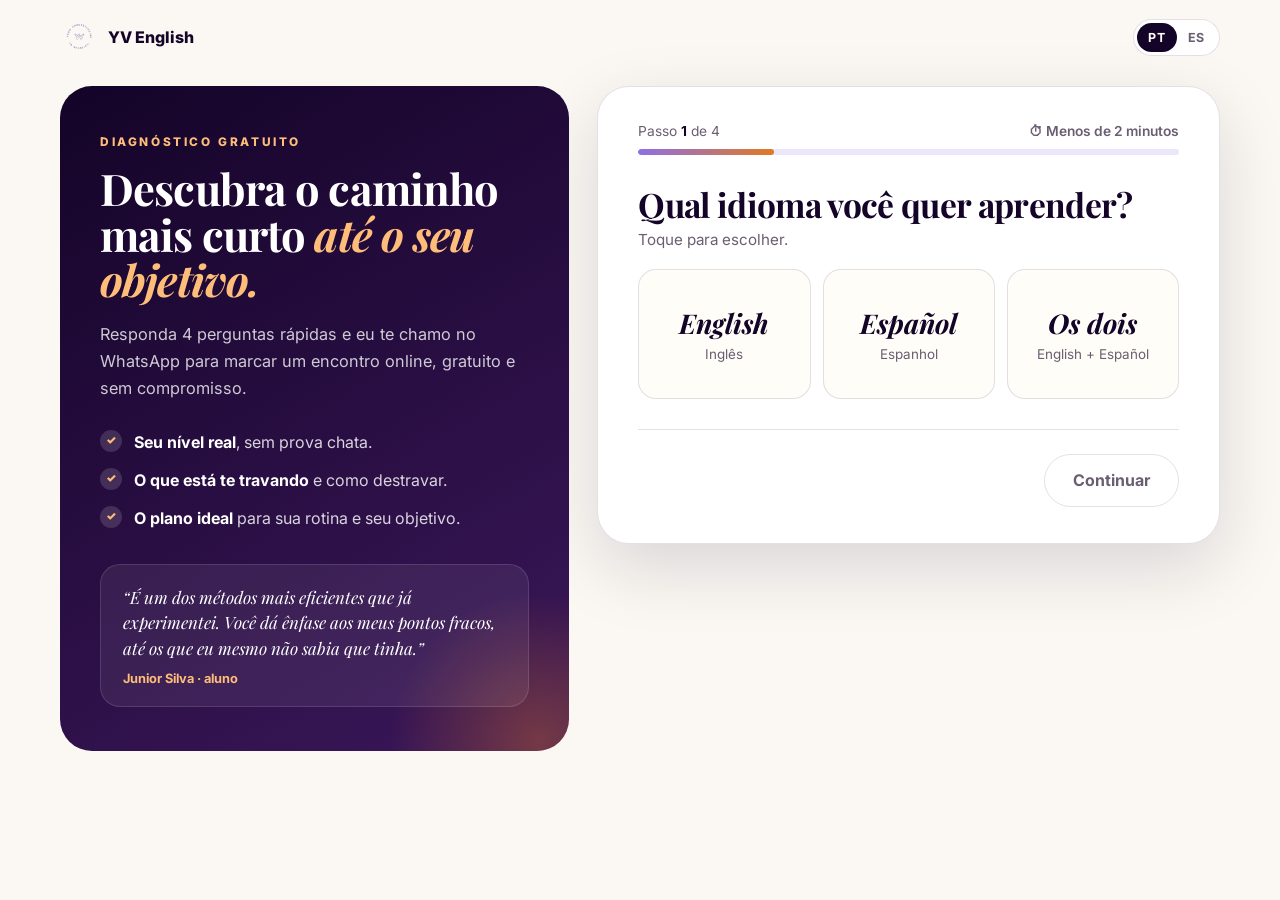
<file: index.html>
<!DOCTYPE html>
<html lang="pt-BR">
<head>
  <meta charset="UTF-8" />
  <meta name="viewport" content="width=device-width, initial-scale=1.0" />
  <title>YV English | Agende seu diagnóstico gratuito</title>
  <meta name="description" content="Agende seu diagnóstico gratuito de inglês ou espanhol com a YV English. Leva menos de 2 minutos." />
  <meta name="theme-color" content="#140428" />
  <meta property="og:title" content="Agende seu diagnóstico gratuito | YV English" />
  <meta property="og:description" content="Um encontro online e sem compromisso para entender seu nível, sua rotina e seu objetivo." />
  <meta property="og:image" content="https://yvenglish.github.io/yv_novo_aluno_form/assets/logo-circular.png" />

  <link rel="preconnect" href="https://fonts.googleapis.com" />
  <link rel="preconnect" href="https://fonts.gstatic.com" crossorigin />
  <link href="https://fonts.googleapis.com/css2?family=Inter:wght@400;500;600;700;800&family=Playfair+Display:ital,wght@0,600;0,700;1,600;1,700&display=swap" rel="stylesheet" />
  <link rel="stylesheet" href="style.css?v=3" />
</head>
<body>
  <header class="topbar">
    <a href="https://yvenglish.com/" class="brand">
      <img src="assets/logo-circular.png" alt="YV English" />
      <span>YV English</span>
    </a>
    <div class="lang-switch" role="group" aria-label="Idioma do site">
      <button type="button" data-site-lang="pt" class="active">PT</button>
      <button type="button" data-site-lang="es">ES</button>
    </div>
  </header>

  <main class="layout">
    <!-- Painel lateral: o que é o diagnóstico -->
    <aside class="side">
      <span class="label" data-i18n="side.label">Diagnóstico gratuito</span>
      <h1 data-i18n="side.title">Descubra o caminho mais curto <em>até o seu objetivo.</em></h1>
      <p class="side-sub" data-i18n="side.sub">Responda 4 perguntas rápidas e eu te chamo no WhatsApp para marcar um encontro online, gratuito e sem compromisso.</p>

      <ul class="side-list">
        <li data-i18n="side.1"><strong>Seu nível real</strong>, sem prova chata.</li>
        <li data-i18n="side.2"><strong>O que está te travando</strong> e como destravar.</li>
        <li data-i18n="side.3"><strong>O plano ideal</strong> para sua rotina e seu objetivo.</li>
      </ul>

      <figure class="side-quote">
        <blockquote>“É um dos métodos mais eficientes que já experimentei. Você dá ênfase aos meus pontos fracos, até os que eu mesmo não sabia que tinha.”</blockquote>
        <figcaption>Junior Silva · <span data-i18n="side.student">aluno</span></figcaption>
      </figure>
    </aside>

    <!-- Formulário -->
    <section class="card">
      <form id="form" novalidate>
        <input type="hidden" name="access_key" value="50a66215-3cb1-4c1f-b3d3-b0ca88b7b072" />
        <input type="hidden" name="from_name" value="Diagnóstico | YV English" />
        <input type="hidden" name="plano_de_interesse" id="plano" />
        <input type="hidden" name="idioma_do_site" id="idioma_do_site" value="pt" />
        <input type="checkbox" name="botcheck" class="botcheck" tabindex="-1" autocomplete="off" />

        <div class="progress">
          <div class="progress-top">
            <span><span data-i18n="progress.step">Passo</span> <strong id="step-num">1</strong> <span data-i18n="progress.of">de</span> 4</span>
            <span class="progress-time" data-i18n="progress.time">Menos de 2 minutos</span>
          </div>
          <div class="progress-track"><div class="progress-fill" id="progress-fill"></div></div>
        </div>

        <!-- PASSO 1: idioma -->
        <fieldset class="step active" data-step="0">
          <legend data-i18n="s1.title">Qual idioma você quer aprender?</legend>
          <p class="hint" data-i18n="s1.hint">Toque para escolher.</p>
          <div class="options big" data-required data-error-key="err.lang">
            <label class="opt opt-en">
              <input type="radio" name="idioma" value="Inglês" />
              <span class="opt-body"><em>English</em><small data-i18n="s1.en">Inglês</small></span>
            </label>
            <label class="opt opt-es">
              <input type="radio" name="idioma" value="Espanhol" />
              <span class="opt-body"><em>Español</em><small data-i18n="s1.es">Espanhol</small></span>
            </label>
            <label class="opt opt-both">
              <input type="radio" name="idioma" value="Inglês e Espanhol" />
              <span class="opt-body"><em data-i18n="s1.both">Os dois</em><small>English + Español</small></span>
            </label>
          </div>
        </fieldset>

        <!-- PASSO 2: objetivo e nível -->
        <fieldset class="step" data-step="1">
          <legend data-i18n="s2.title">Para que você quer o idioma?</legend>
          <p class="hint" data-i18n="s2.hint">Pode marcar mais de uma opção.</p>
          <div class="chips" data-required data-error-key="err.goal">
            <label class="chip"><input type="checkbox" name="objetivo[]" value="Trabalho e carreira" /><span data-i18n="goal.1">💼 Trabalho e carreira</span></label>
            <label class="chip"><input type="checkbox" name="objetivo[]" value="Viagens" /><span data-i18n="goal.2">✈️ Viagens</span></label>
            <label class="chip"><input type="checkbox" name="objetivo[]" value="Estudos ou intercâmbio" /><span data-i18n="goal.3">🎓 Estudos ou intercâmbio</span></label>
            <label class="chip"><input type="checkbox" name="objetivo[]" value="Morar fora" /><span data-i18n="goal.4">🌎 Morar fora</span></label>
            <label class="chip"><input type="checkbox" name="objetivo[]" value="Conversar no dia a dia" /><span data-i18n="goal.5">💬 Conversar no dia a dia</span></label>
            <label class="chip"><input type="checkbox" name="objetivo[]" value="Filmes, séries e cultura" /><span data-i18n="goal.6">🎬 Filmes, séries e cultura</span></label>
          </div>

          <p class="sub-legend" data-i18n="s2.level">Como você descreveria seu nível hoje?</p>
          <div class="options levels" data-required data-error-key="err.level">
            <label class="opt"><input type="radio" name="nivel" value="Nunca estudei" /><span class="opt-body"><strong data-i18n="lvl.1">Nunca estudei</strong><small data-i18n="lvl.1d">Começando do zero</small></span></label>
            <label class="opt"><input type="radio" name="nivel" value="Básico" /><span class="opt-body"><strong data-i18n="lvl.2">Básico</strong><small data-i18n="lvl.2d">Sei algumas palavras e frases</small></span></label>
            <label class="opt"><input type="radio" name="nivel" value="Intermediário" /><span class="opt-body"><strong data-i18n="lvl.3">Intermediário</strong><small data-i18n="lvl.3d">Entendo bastante, mas travo pra falar</small></span></label>
            <label class="opt"><input type="radio" name="nivel" value="Avançado" /><span class="opt-body"><strong data-i18n="lvl.4">Avançado</strong><small data-i18n="lvl.4d">Me viro bem, quero refinar</small></span></label>
          </div>
        </fieldset>

        <!-- PASSO 3: dificuldades e disponibilidade -->
        <fieldset class="step" data-step="2">
          <legend data-i18n="s3.title">O que mais te atrapalha hoje?</legend>
          <p class="hint" data-i18n="s3.hint">Opcional — mas ajuda muito no diagnóstico.</p>
          <div class="chips">
            <label class="chip"><input type="checkbox" name="dificuldades[]" value="Travo na hora de falar" /><span data-i18n="pain.1">Travo na hora de falar</span></label>
            <label class="chip"><input type="checkbox" name="dificuldades[]" value="Não entendo quando escuto" /><span data-i18n="pain.2">Não entendo quando escuto</span></label>
            <label class="chip"><input type="checkbox" name="dificuldades[]" value="Esqueço rápido" /><span data-i18n="pain.3">Esqueço rápido</span></label>
            <label class="chip"><input type="checkbox" name="dificuldades[]" value="Tenho vergonha de falar" /><span data-i18n="pain.4">Tenho vergonha de falar</span></label>
            <label class="chip"><input type="checkbox" name="dificuldades[]" value="Não sei por onde começar" /><span data-i18n="pain.5">Não sei por onde começar</span></label>
            <label class="chip"><input type="checkbox" name="dificuldades[]" value="Falta de constância" /><span data-i18n="pain.6">Falta de constância</span></label>
          </div>

          <p class="sub-legend" data-i18n="s3.when">Qual o melhor período para o diagnóstico?</p>
          <div class="chips" data-required data-error-key="err.period">
            <label class="chip"><input type="checkbox" name="periodo[]" value="Manhã" /><span data-i18n="per.1">☀️ Manhã</span></label>
            <label class="chip"><input type="checkbox" name="periodo[]" value="Tarde" /><span data-i18n="per.2">🌤️ Tarde</span></label>
            <label class="chip"><input type="checkbox" name="periodo[]" value="Noite" /><span data-i18n="per.3">🌙 Noite</span></label>
          </div>

          <p class="sub-legend" data-i18n="s3.days">E os melhores dias? <small>(opcional)</small></p>
          <div class="chips days">
            <label class="chip"><input type="checkbox" name="dias[]" value="Segunda" /><span data-i18n="day.1">Seg</span></label>
            <label class="chip"><input type="checkbox" name="dias[]" value="Terça" /><span data-i18n="day.2">Ter</span></label>
            <label class="chip"><input type="checkbox" name="dias[]" value="Quarta" /><span data-i18n="day.3">Qua</span></label>
            <label class="chip"><input type="checkbox" name="dias[]" value="Quinta" /><span data-i18n="day.4">Qui</span></label>
            <label class="chip"><input type="checkbox" name="dias[]" value="Sexta" /><span data-i18n="day.5">Sex</span></label>
            <label class="chip"><input type="checkbox" name="dias[]" value="Sábado" /><span data-i18n="day.6">Sáb</span></label>
          </div>
        </fieldset>

        <!-- PASSO 4: contato -->
        <fieldset class="step" data-step="3">
          <legend data-i18n="s4.title">Por onde eu te chamo?</legend>
          <p class="hint" data-i18n="s4.hint">Vou te mandar uma mensagem no WhatsApp para combinar o horário.</p>

          <label class="field">
            <span data-i18n="f.name">Seu nome</span>
            <input type="text" name="nome" id="nome" autocomplete="name" required />
          </label>
          <label class="field">
            <span data-i18n="f.wa">WhatsApp com DDD</span>
            <input type="tel" name="whatsapp" id="whatsapp" autocomplete="tel" inputmode="tel" placeholder="(21) 99999-9999" required />
          </label>
          <label class="field">
            <span><span data-i18n="f.email">E-mail</span> <small class="optional" data-i18n="f.optional">(opcional)</small></span>
            <input type="email" name="email" id="email" autocomplete="email" />
          </label>

          <p class="privacy" data-i18n="s4.privacy">🔒 Seus dados são usados só para o contato do diagnóstico. Nada de spam.</p>
        </fieldset>

        <p class="error" id="error" role="alert"></p>

        <div class="actions">
          <button type="button" class="btn btn-ghost" id="btn-prev" hidden data-i18n="btn.prev">Voltar</button>
          <button type="button" class="btn btn-primary" id="btn-next" data-i18n="btn.next">Continuar</button>
          <button type="submit" class="btn btn-primary" id="btn-submit" hidden data-i18n="btn.submit">Quero meu diagnóstico gratuito</button>
        </div>
      </form>
    </section>
  </main>

  <script src="i18n.js?v=2"></script>
  <script src="script.js?v=5"></script>
</body>
</html>
</file>
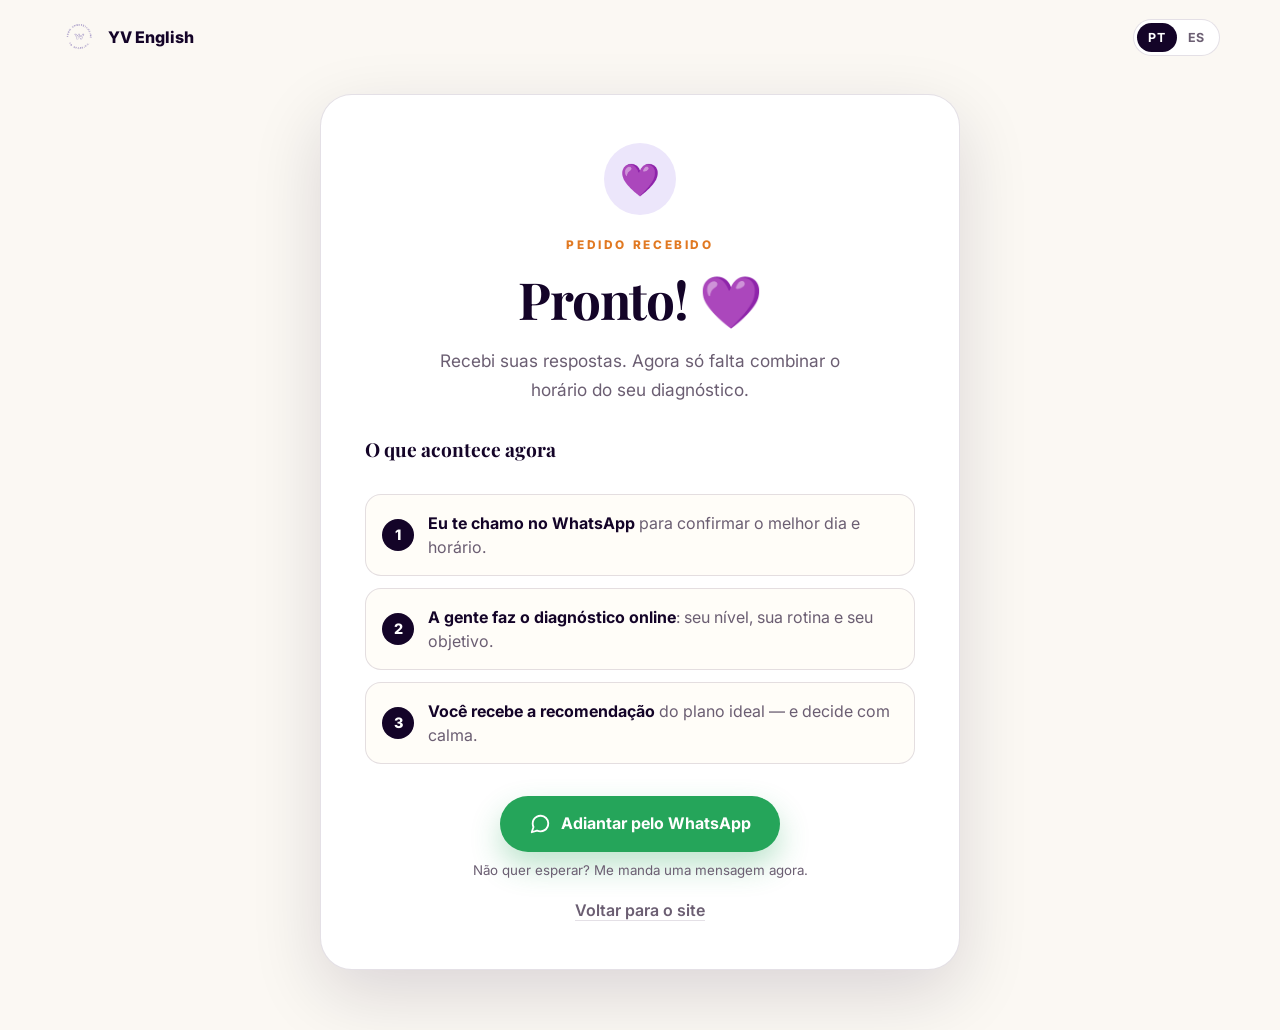
<file: obrigada.html>
<!DOCTYPE html>
<html lang="pt-BR">
<head>
  <meta charset="UTF-8" />
  <meta name="viewport" content="width=device-width, initial-scale=1.0" />
  <meta name="robots" content="noindex" />
  <title>YV English | Pronto!</title>
  <meta name="theme-color" content="#140428" />
  <link rel="preconnect" href="https://fonts.googleapis.com" />
  <link rel="preconnect" href="https://fonts.gstatic.com" crossorigin />
  <link href="https://fonts.googleapis.com/css2?family=Inter:wght@400;500;600;700;800&family=Playfair+Display:ital,wght@0,600;0,700;1,600;1,700&display=swap" rel="stylesheet" />
  <link rel="stylesheet" href="style.css?v=3" />
</head>
<body data-title-key="meta.ty">
  <header class="topbar">
    <a href="https://yvenglish.com/" class="brand">
      <img src="assets/logo-circular.png" alt="YV English" />
      <span>YV English</span>
    </a>
    <div class="lang-switch" role="group" aria-label="Idioma do site">
      <button type="button" data-site-lang="pt" class="active">PT</button>
      <button type="button" data-site-lang="es">ES</button>
    </div>
  </header>

  <main class="ty">
    <section class="card">
      <div class="ty-icon">💜</div>
      <span class="label" data-i18n="ty.label">Pedido recebido</span>
      <h1 data-i18n="ty.title">Pronto<span class="lead-name"></span>! 💜</h1>
      <p class="ty-sub" data-i18n="ty.sub">Recebi suas respostas. Agora só falta combinar o horário do seu diagnóstico.</p>

      <p class="ty-steps-title" data-i18n="ty.next">O que acontece agora</p>
      <ol class="ty-steps">
        <li data-i18n="ty.1"><strong>Eu te chamo no WhatsApp</strong> para confirmar o melhor dia e horário.</li>
        <li data-i18n="ty.2"><strong>A gente faz o diagnóstico online</strong>: seu nível, sua rotina e seu objetivo.</li>
        <li data-i18n="ty.3"><strong>Você recebe a recomendação</strong> do plano ideal — e decide com calma.</li>
      </ol>

      <div class="ty-cta">
        <a class="btn" id="wa-btn" href="https://wa.me/5521965126480" target="_blank" rel="noopener">
          <svg width="22" height="22" viewBox="0 0 24 24" fill="none" stroke="currentColor" stroke-width="2" stroke-linecap="round" stroke-linejoin="round" aria-hidden="true"><path d="M21 11.5a8.38 8.38 0 0 1-.9 3.8 8.5 8.5 0 0 1-7.6 4.7 8.38 8.38 0 0 1-3.8-.9L3 21l1.9-5.7a8.38 8.38 0 0 1-.9-3.8 8.5 8.5 0 0 1 4.7-7.6 8.38 8.38 0 0 1 3.8-.9h.5a8.48 8.48 0 0 1 8 8v.5z"></path></svg>
          <span data-i18n="ty.cta">Adiantar pelo WhatsApp</span>
        </a>
        <small data-i18n="ty.ctaHint">Não quer esperar? Me manda uma mensagem agora.</small>
      </div>

      <a class="ty-back" href="https://yvenglish.com/" data-i18n="ty.back">Voltar para o site</a>
    </section>
  </main>

  <script src="i18n.js?v=2"></script>
  <script>
    (function () {
      var lead = {};
      try { lead = JSON.parse(sessionStorage.getItem('yv-lead') || '{}') || {}; } catch (e) {}
      if (lead.idioma === 'Espanhol') document.body.classList.add('theme-es');

      function fill() {
        document.querySelectorAll('.lead-name').forEach(function (el) {
          el.textContent = lead.nome ? ', ' + lead.nome : '';
        });
        var text = YV_WA[YV.lang](lead);
        document.getElementById('wa-btn').href = 'https://wa.me/5521965126480?text=' + encodeURIComponent(text);
      }
      document.addEventListener('yv:lang', fill);
    })();
  </script>
</body>
</html>
</file>
<file: style.css>
/* =========================================================
   YV English — Diagnóstico gratuito
   Mesmo estilo do site: creme, roxo profundo, laranja e lavanda.
   Ao escolher Espanhol, as cores mudam para a paleta do espanhol.
   ========================================================= */
:root{
  --dark:#140428;
  --dark-2:#3b175a;
  --accent:#e17922;
  --accent-deep:#c55a16;
  --accent-soft:#ffbd7a;
  --lavender:#8e6fe6;
  --tint:#ece6fb;
  --cream:#fbf8f3;
  --paper:#fffdf8;
  --ink:#2a1a38;
  --muted:#6b5e72;
  --line:rgba(63,35,81,.14);
  --shadow:0 24px 70px rgba(20,4,40,.14);
  --shadow-sm:0 8px 24px rgba(20,4,40,.07);
  --serif:"Playfair Display",Georgia,serif;
  --sans:Inter,system-ui,-apple-system,"Segoe UI",sans-serif;
  --danger:#c0392b;
}
/* Paleta do Espanhol */
body.theme-es{
  --dark:#210E16;
  --dark-2:#351526;
  --accent:#D96745;
  --accent-deep:#b9533a;
  --accent-soft:#F09A4A;
  --lavender:#8B5A9E;
  --tint:#f8e6df;
  --cream:#FFF7ED;
}

*{box-sizing:border-box}
html{-webkit-text-size-adjust:100%;overflow-x:hidden;overflow-x:clip}
body{margin:0;min-height:100vh;font-family:var(--sans);color:var(--ink);background:var(--cream);overflow-x:hidden;overflow-x:clip;-webkit-font-smoothing:antialiased;transition:background .4s ease}
a{color:inherit;text-decoration:none}
img{max-width:100%;display:block}
h1,h2,legend{font-family:var(--serif);color:var(--dark);letter-spacing:-.02em}
h1 em,h2 em{font-style:italic;color:var(--accent)}

/* ---------- Topo ---------- */
.topbar{display:flex;justify-content:space-between;align-items:center;width:min(1160px,calc(100% - 32px));margin:0 auto;padding:18px 0}
.brand{display:flex;align-items:center;gap:10px;font-weight:800;color:var(--dark)}
.brand img{width:38px;height:38px;border-radius:50%}
.lang-switch{display:flex;background:#fff;border:1px solid var(--line);border-radius:999px;padding:3px}
.lang-switch button{border:0;background:transparent;font:700 .78rem var(--sans);color:var(--muted);padding:7px 11px;border-radius:999px;cursor:pointer;letter-spacing:.06em}
.lang-switch button.active{background:var(--dark);color:#fff}

/* ---------- Layout ---------- */
.layout{width:min(1160px,calc(100% - 32px));margin:12px auto 60px;display:grid;grid-template-columns:.9fr 1.1fr;gap:28px;align-items:start}

/* Painel lateral */
.side{position:sticky;top:20px;background:linear-gradient(150deg,var(--dark) 0%,var(--dark-2) 100%);color:#fff;border-radius:32px;padding:44px 40px;overflow:hidden;transition:background .4s ease}
.side:after{content:"";position:absolute;width:300px;height:300px;border-radius:50%;right:-120px;bottom:-140px;background:radial-gradient(circle,var(--accent),transparent 70%);opacity:.35;pointer-events:none}
.label{display:inline-block;font-size:.74rem;font-weight:800;letter-spacing:.22em;text-transform:uppercase;color:var(--accent-soft)}
.side h1{color:#fff;font-size:clamp(2rem,3.4vw,2.9rem);line-height:1.05;margin:16px 0 18px}
.side h1 em{color:var(--accent-soft)}
.side-sub{color:rgba(255,255,255,.78);font-size:1.02rem;line-height:1.65;margin:0}
.side-list{list-style:none;padding:0;margin:28px 0 0;display:flex;flex-direction:column;gap:14px}
.side-list li{position:relative;padding-left:34px;line-height:1.5;color:rgba(255,255,255,.82)}
.side-list li strong{color:#fff}
.side-list li:before{content:"✓";position:absolute;left:0;top:0;width:22px;height:22px;border-radius:50%;background:rgba(255,255,255,.14);color:var(--accent-soft);display:grid;place-items:center;font-size:.72rem;font-weight:900}
.side-quote{margin:34px 0 0;padding:20px 22px;border-radius:20px;background:rgba(255,255,255,.07);border:1px solid rgba(255,255,255,.12);position:relative;z-index:1}
.side-quote blockquote{margin:0;font-family:var(--serif);font-style:italic;font-size:1.06rem;line-height:1.5;color:#fff}
.side-quote figcaption{margin-top:10px;font-size:.8rem;font-weight:700;color:var(--accent-soft)}

/* Card do formulário */
.card{background:#fff;border:1px solid var(--line);border-radius:32px;padding:36px 40px;box-shadow:var(--shadow);min-width:0}

/* Progresso */
.progress{margin-bottom:30px}
.progress-top{display:flex;justify-content:space-between;align-items:center;font-size:.86rem;color:var(--muted);margin-bottom:10px}
.progress-top strong{color:var(--dark)}
.progress-time{font-weight:600}
.progress-time:before{content:"⏱ "}
.progress-track{height:6px;background:var(--tint);border-radius:999px;overflow:hidden}
.progress-fill{height:100%;width:25%;background:linear-gradient(90deg,var(--lavender),var(--accent));border-radius:999px;transition:width .4s ease}

/* Etapas */
.step{border:0;padding:0;margin:0;min-width:0;display:none}
.step.active{display:block;animation:in .35s ease}
@keyframes in{from{opacity:0;transform:translateX(12px)}to{opacity:1;transform:none}}
legend{font-size:clamp(1.6rem,3vw,2.1rem);font-weight:700;line-height:1.15;padding:0;margin:0 0 6px}
.sub-legend{font-family:var(--serif);font-weight:700;font-size:1.25rem;color:var(--dark);margin:30px 0 12px}
.sub-legend small{font-family:var(--sans);font-weight:500;font-size:.8rem;color:var(--muted)}
.hint{margin:0 0 20px;color:var(--muted);font-size:.95rem}

/* Opções grandes (rádio) */
.options{display:grid;gap:12px}
.options.big{grid-template-columns:repeat(3,1fr)}
.options.levels{grid-template-columns:1fr 1fr}
.opt{position:relative;cursor:pointer}
.opt input,.chip input{position:absolute;opacity:0;pointer-events:none}
.opt-body{display:flex;flex-direction:column;gap:4px;height:100%;border:1.5px solid var(--line);border-radius:18px;padding:16px 18px;background:var(--paper);transition:border-color .2s,background .2s,transform .15s,box-shadow .2s}
.opt:hover .opt-body{border-color:var(--lavender)}
.opt input:checked + .opt-body{border-color:var(--accent);background:#fff;box-shadow:0 0 0 4px color-mix(in srgb,var(--accent) 16%,transparent)}
.opt input:focus-visible + .opt-body{outline:3px solid var(--lavender);outline-offset:2px}
.opt-body strong{color:var(--dark);font-size:1rem}
.opt-body small{color:var(--muted);font-size:.84rem;line-height:1.35}
.options.big .opt-body{align-items:center;justify-content:center;text-align:center;padding:28px 12px;min-height:130px}
.options.big em{font-family:var(--serif);font-style:italic;font-weight:700;font-size:1.7rem;color:var(--dark)}
.opt-en input:checked + .opt-body{border-color:#8e6fe6;box-shadow:0 0 0 4px rgba(142,111,230,.18)}
.opt-es input:checked + .opt-body{border-color:#D96745;box-shadow:0 0 0 4px rgba(217,103,69,.18)}
.opt-es em{color:#7a2f22}

/* Chips (checkbox) */
.chips{display:flex;flex-wrap:wrap;gap:10px}
.chip{cursor:pointer}
.chip span{display:inline-flex;align-items:center;gap:6px;border:1.5px solid var(--line);background:var(--paper);border-radius:999px;padding:11px 16px;font-size:.95rem;font-weight:600;color:var(--ink);transition:.2s;user-select:none}
.chip:hover span{border-color:var(--lavender)}
.chip input:checked + span{background:var(--dark);border-color:var(--dark);color:#fff}
.chip input:focus-visible + span{outline:3px solid var(--lavender);outline-offset:2px}
.chips.days .chip span{min-width:58px;justify-content:center}

/* Campos */
.field{display:flex;flex-direction:column;gap:8px;margin-bottom:16px}
.field>span{font-weight:700;font-size:.92rem;color:var(--dark)}
.optional{font-weight:500;color:var(--muted)}
.field input{font:500 1.05rem var(--sans);color:var(--ink);background:var(--paper);border:1.5px solid var(--line);border-radius:14px;padding:15px 16px;outline:none;transition:border-color .2s,box-shadow .2s;width:100%}
.field input:focus{border-color:var(--lavender);box-shadow:0 0 0 4px rgba(142,111,230,.16);background:#fff}
.field input.invalid{border-color:var(--danger)}
.privacy{font-size:.84rem;color:var(--muted);margin:6px 0 0}

/* Erro */
.error{margin:18px 0 0;font-size:.92rem;font-weight:600;color:var(--danger);min-height:0}
.error:not(.show){display:none}
.shake{animation:shake .4s ease}
@keyframes shake{0%,100%{transform:none}25%{transform:translateX(-6px)}75%{transform:translateX(6px)}}

/* Botões */
.actions{display:flex;justify-content:space-between;gap:12px;margin-top:30px;padding-top:24px;border-top:1px solid var(--line)}
.btn{display:inline-flex;align-items:center;justify-content:center;border-radius:999px;padding:16px 28px;font:700 1rem var(--sans);border:1.5px solid transparent;cursor:pointer;transition:transform .2s,background .2s,box-shadow .2s,opacity .2s;line-height:1.2;text-align:center}
.btn:hover{transform:translateY(-2px)}
.btn:disabled{opacity:.6;cursor:wait;transform:none}
.btn[hidden]{display:none}
.btn-primary{background:var(--dark);color:#fff;box-shadow:0 14px 30px rgba(20,4,40,.22);margin-left:auto}
.btn-primary:hover{background:var(--dark-2)}
#btn-submit{background:var(--accent);box-shadow:0 14px 30px color-mix(in srgb,var(--accent) 35%,transparent)}
#btn-submit:hover{background:var(--accent-deep)}
.btn-ghost{background:transparent;color:var(--dark);border-color:var(--line)}
.btn-ghost:hover{border-color:var(--dark)}
.btn.is-quiet{background:transparent;color:var(--muted);box-shadow:none;border-color:var(--line)}

.botcheck{display:none}

/* ---------- Página de obrigada ---------- */
.ty{width:min(640px,calc(100% - 32px));margin:20px auto 60px;text-align:center}
.ty .card{padding:48px 44px}
.ty-icon{width:72px;height:72px;margin:0 auto 18px;border-radius:50%;background:var(--tint);display:grid;place-items:center;font-size:2rem}
.ty .label{color:var(--accent)}
.ty h1{font-size:clamp(2.2rem,6vw,3.2rem);margin:12px 0 14px}
.ty-sub{color:var(--muted);font-size:1.08rem;line-height:1.65;margin:0 auto;max-width:460px}
.ty-steps{list-style:none;padding:0;margin:32px 0;text-align:left;display:flex;flex-direction:column;gap:12px;counter-reset:s}
.ty-steps-title{font-family:var(--serif);font-weight:700;font-size:1.2rem;color:var(--dark);text-align:left;margin:32px 0 0}
.ty-steps li{counter-increment:s;position:relative;padding:16px 18px 16px 62px;background:var(--paper);border:1px solid var(--line);border-radius:16px;line-height:1.5;color:var(--muted)}
.ty-steps li strong{color:var(--dark)}
.ty-steps li:before{content:counter(s);position:absolute;left:16px;top:50%;transform:translateY(-50%);width:32px;height:32px;border-radius:50%;background:var(--dark);color:#fff;display:grid;place-items:center;font-weight:800;font-size:.9rem}
.ty-cta{display:flex;flex-direction:column;align-items:center;gap:10px}
.ty-cta .btn{background:#25a55a;color:#fff;gap:10px;box-shadow:0 14px 30px rgba(37,165,90,.3);margin:0}
.ty-cta .btn:hover{background:#1e8c4c}
.ty-cta small{color:var(--muted)}
.ty-back{display:inline-block;margin-top:22px;color:var(--muted);font-weight:600;border-bottom:1px solid var(--line)}

/* ---------- Responsivo ---------- */
@media (max-width:920px){
  .layout{grid-template-columns:1fr;gap:18px;margin-top:4px}
  .side{position:relative;padding:30px 26px;border-radius:26px}
  .side h1{font-size:1.9rem;margin:12px 0 12px}
  .side-list,.side-quote{display:none}
}
@media (max-width:560px){
  .topbar,.layout{width:calc(100% - 24px)}
  .topbar{padding:12px 0}
  .side{padding:24px 22px}
  .side h1{font-size:1.6rem}
  .side-sub{font-size:.95rem}
  .card{padding:26px 20px;border-radius:24px}
  .options.big{grid-template-columns:1fr}
  .options.big .opt-body{flex-direction:row;justify-content:space-between;min-height:auto;padding:20px 22px;text-align:left}
  .options.big em{font-size:1.45rem}
  .options.levels{grid-template-columns:1fr}
  .chip span{padding:10px 14px;font-size:.9rem}
  .actions{position:sticky;bottom:0;background:#fff;margin:24px -20px -26px;padding:14px 20px 18px;border-radius:0 0 24px 24px}
  .btn{padding:15px 22px}
  .actions .btn-primary{flex:1}
  .progress-time{display:none}
  .ty .card{padding:34px 22px}
}

@media (prefers-reduced-motion:reduce){
  *,*:before,*:after{animation:none!important;transition:none!important}
}
</file>
